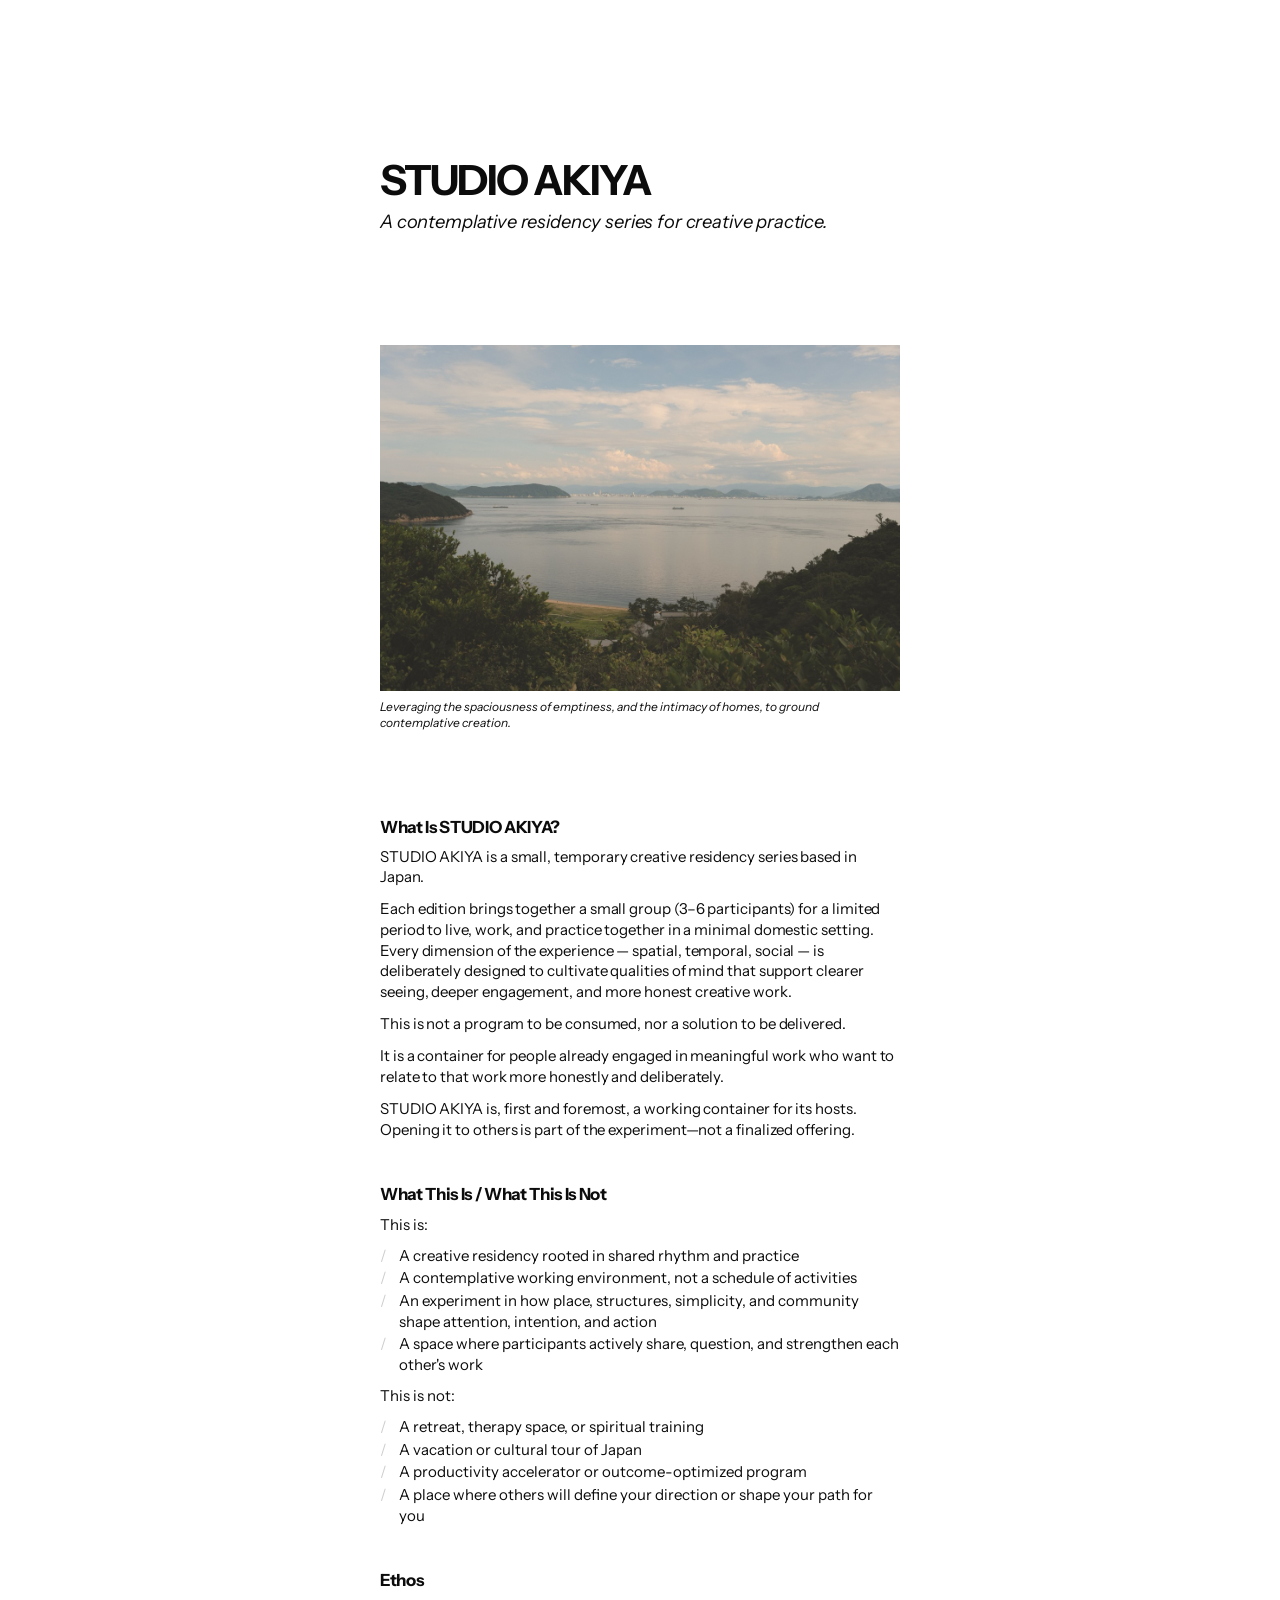
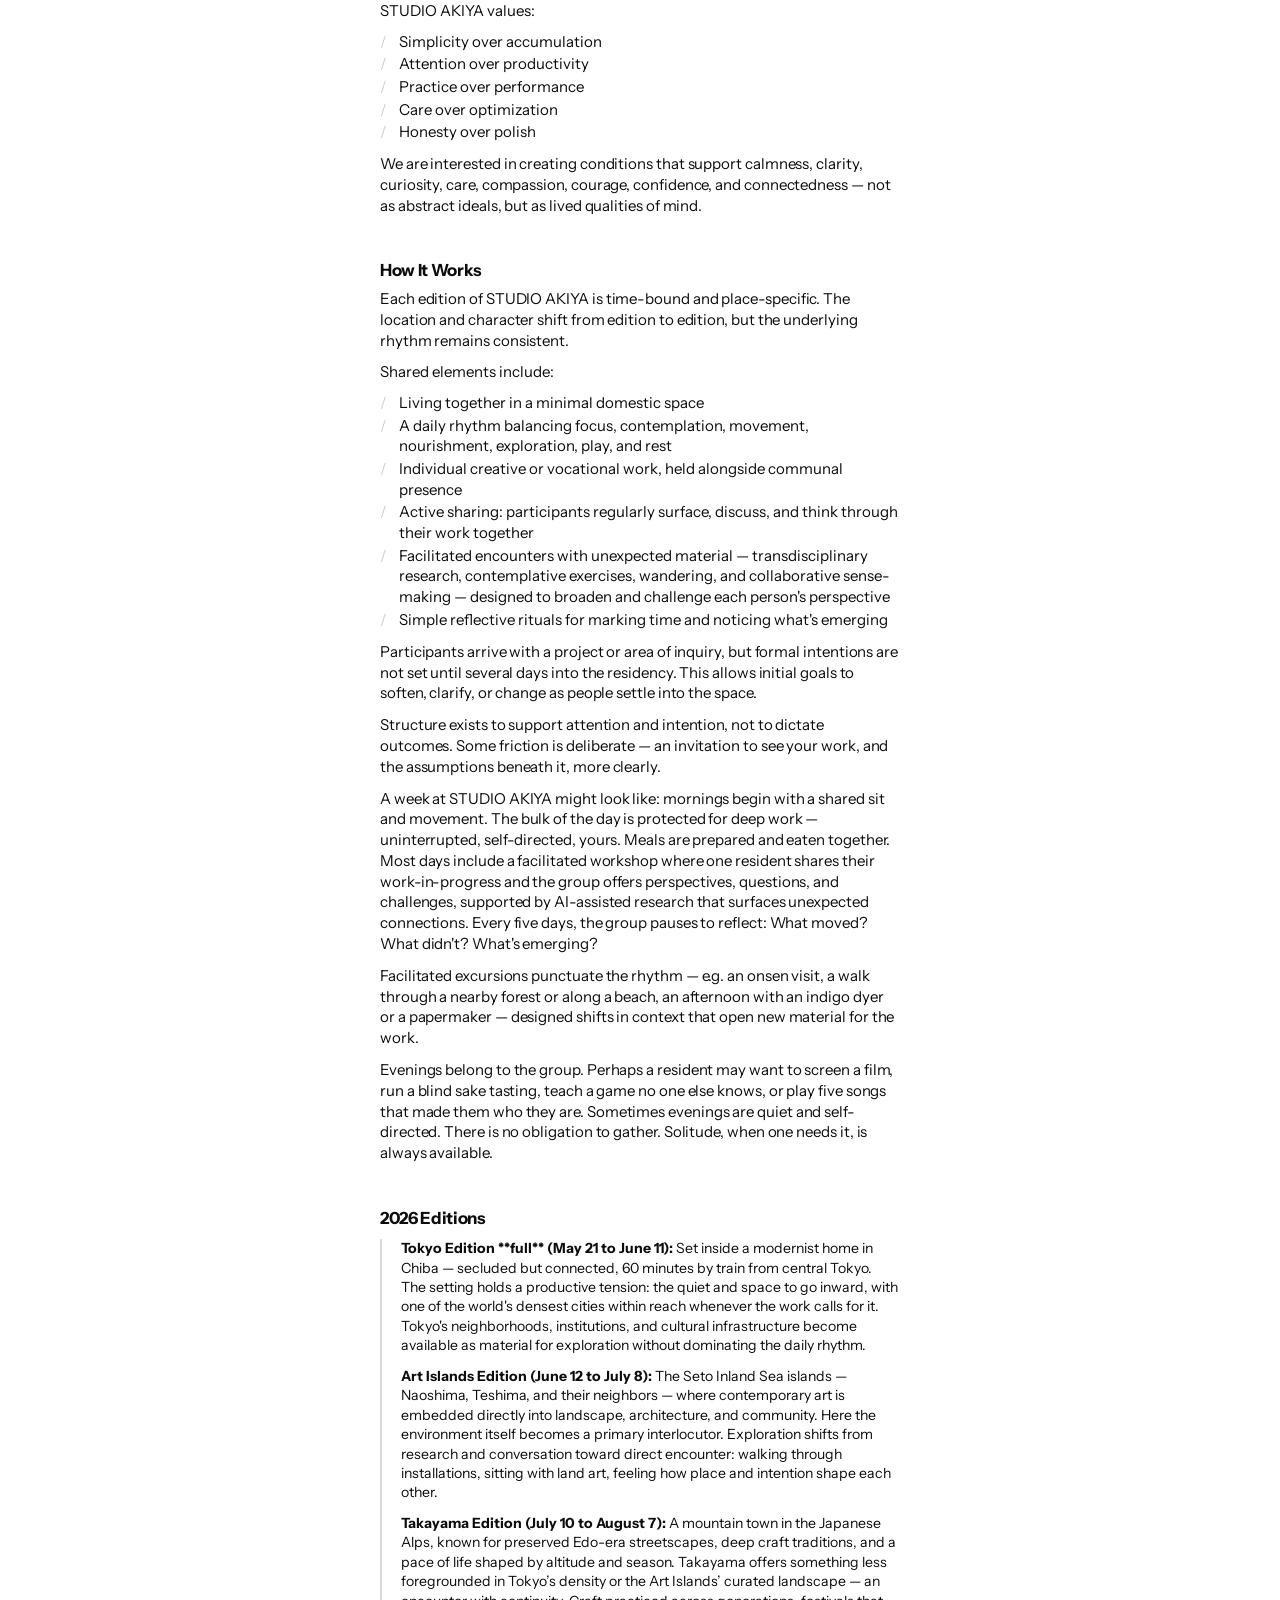
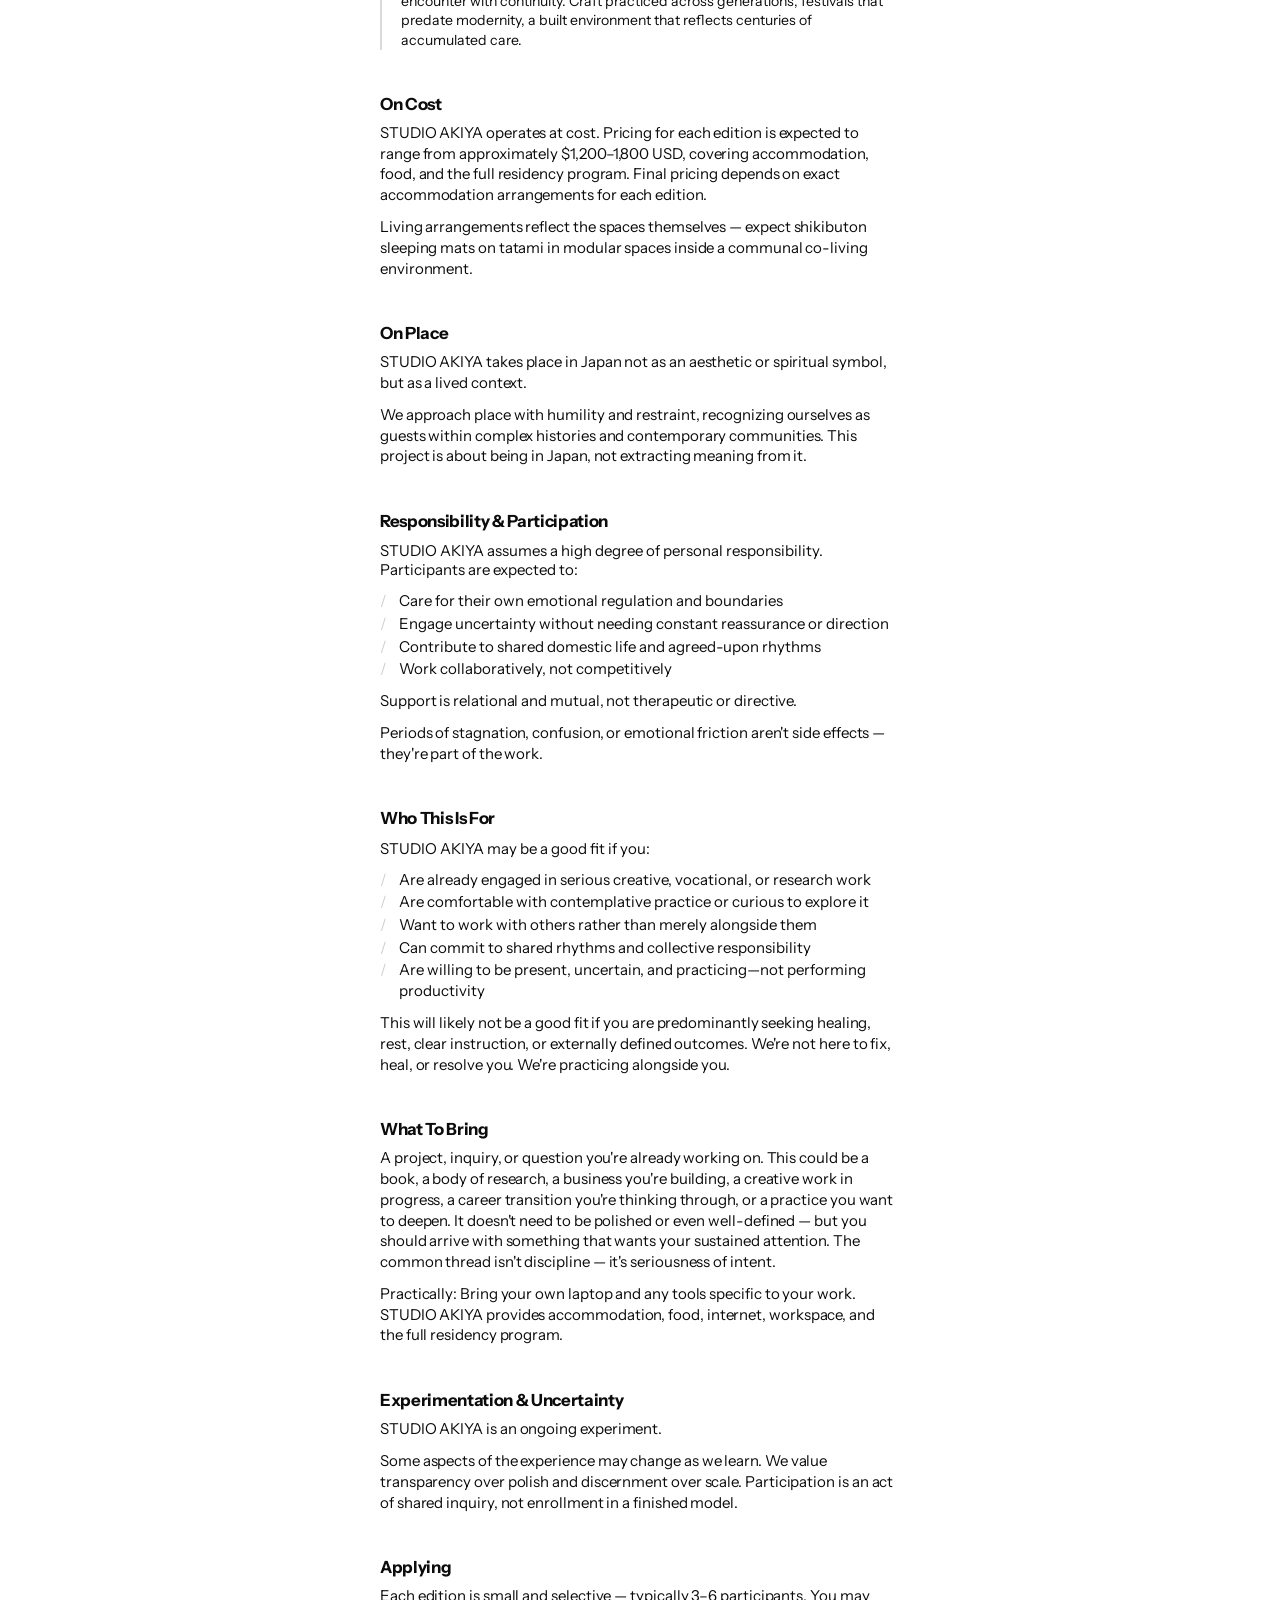
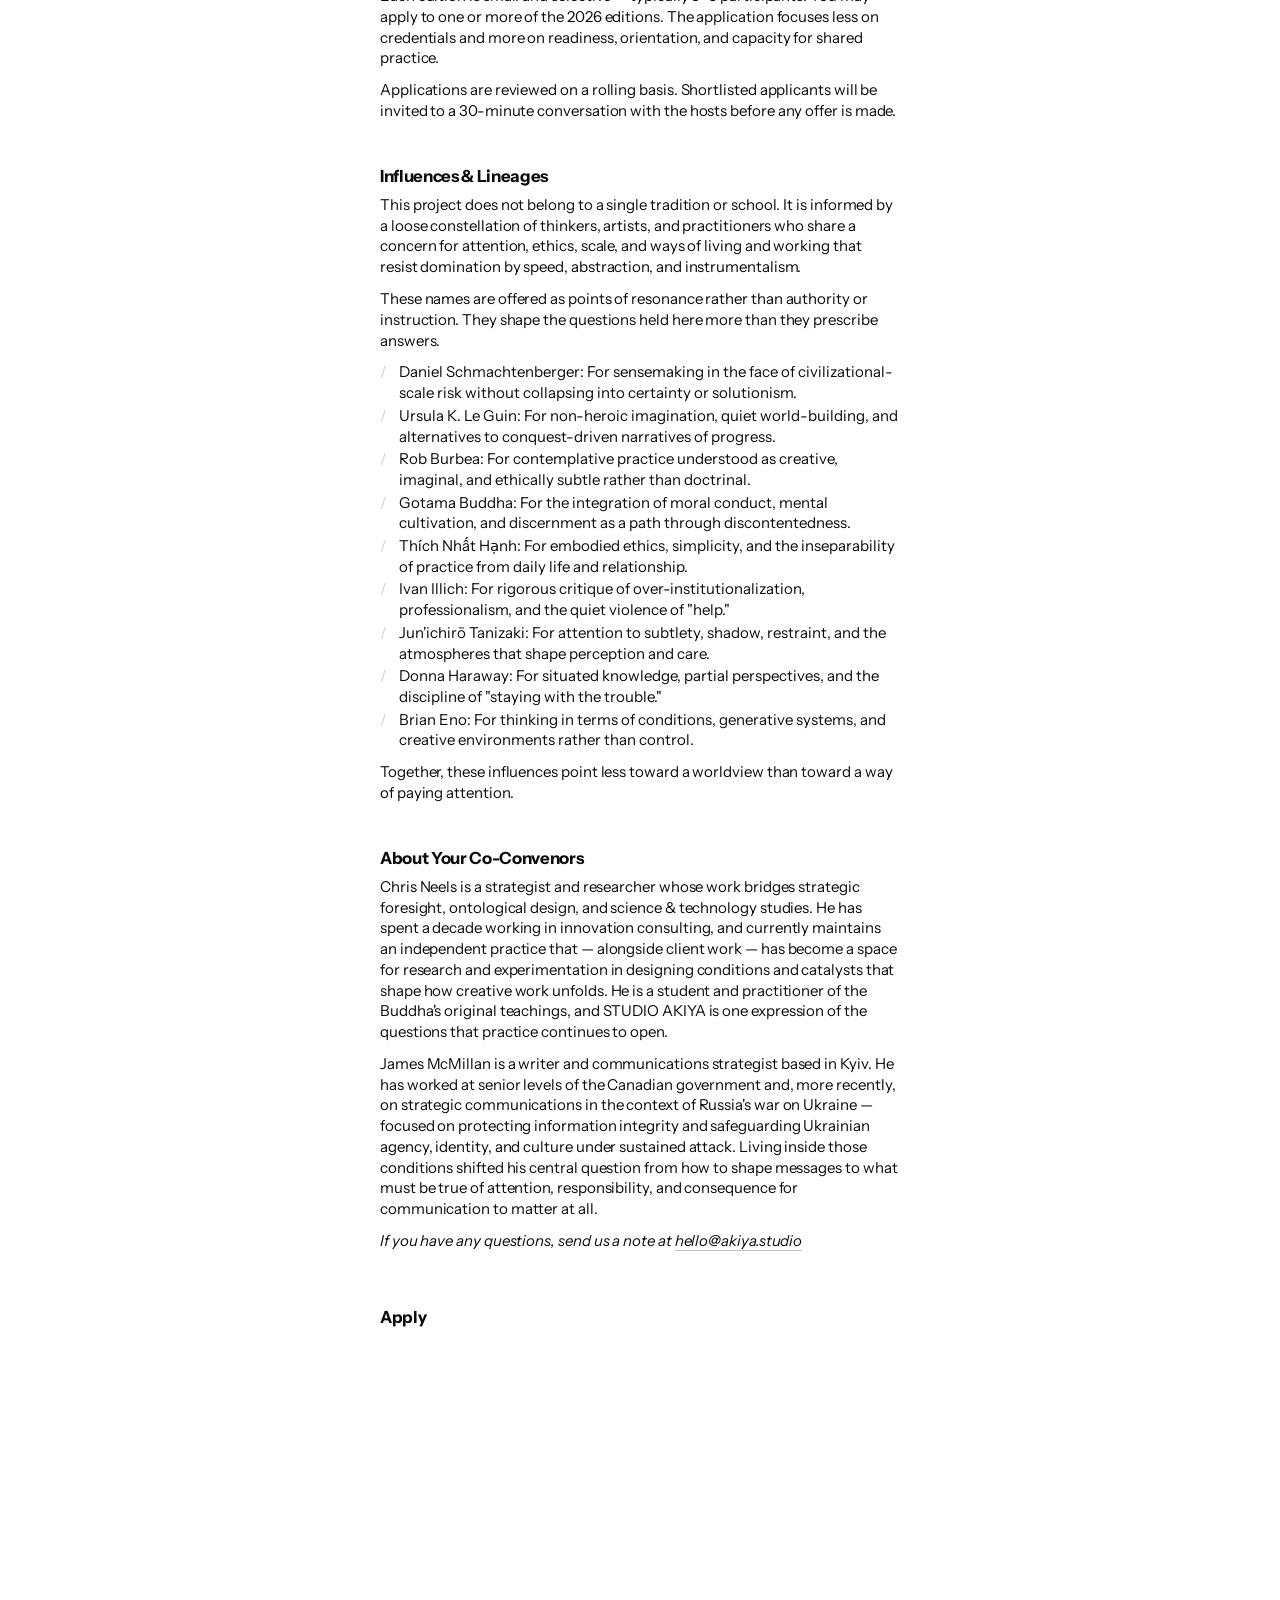
<file: index.html>
<!DOCTYPE html>
<html lang="en">
<head>
    <meta charset="UTF-8">
    <meta name="viewport" content="width=device-width, initial-scale=1.0">
    <title>STUDIO AKIYA</title>
    <meta name="description" content="A contemplative residency series for creative practice.">
    <meta property="og:title" content="STUDIO AKIYA">
    <meta property="og:description" content="A contemplative residency series for creative practice.">
    <meta property="og:type" content="website">
    <meta property="og:url" content="https://akiya.studio">
    <meta property="og:image" content="https://akiya.studio/img/naoshima.JPG">
    <meta property="og:image:width" content="1200">
    <meta property="og:image:height" content="800">
    <meta name="twitter:card" content="summary_large_image">
    <meta name="twitter:title" content="STUDIO AKIYA">
    <meta name="twitter:description" content="A contemplative residency series for creative practice.">
    <meta name="twitter:image" content="https://akiya.studio/img/naoshima.JPG">
    <link rel="icon" type="image/png" href="/favicon.png">
    <link rel="icon" type="image/svg+xml" href="/favicon.svg">
    <link rel="apple-touch-icon" href="/apple-touch-icon.png">
    <style>
        @import url('https://fonts.googleapis.com/css2?family=Instrument+Sans:ital,wght@0,400;0,500;0,600;0,700;1,400;1,500;1,600;1,700&display=swap');

        * { margin: 0; padding: 0; box-sizing: border-box; }

        body {
            font-family: 'Instrument Sans', sans-serif;
            background-color: #fff;
            color: #0c0c0c;
            line-height: 1.25;
            padding: 10rem 3rem 5rem;
            -webkit-font-smoothing: antialiased;
            -moz-osx-font-smoothing: grayscale;
            display: flex;
            justify-content: center;
        }

        .container {
            max-width: 520px;
            width: 100%;
        }

        .site-title {
            font-size: 2.6rem;
            font-weight: 700;
            letter-spacing: -0.045em;
            line-height: 1.0;
            margin-bottom: 0.5rem;
        }

        .site-subtitle {
            font-size: 1.15rem;
            font-weight: 400;
            font-style: italic;
            letter-spacing: -0.008em;
            line-height: 1.25;
            margin-bottom: 0.2rem;
        }

        .hero-image {
            margin: 7rem 0 5.5rem;
        }

        .hero-image img {
            width: 100%;
            height: auto;
            display: block;
        }

        .hero-image figcaption {
            font-size: 0.75rem;
            font-weight: 400;
            font-style: italic;
            color: #0c0c0c;
            margin-top: 0.5rem;
            line-height: 1.3;
        }

        .section-heading {
            font-size: 1.05rem;
            font-weight: 700;
            letter-spacing: -0.02em;
            line-height: 1.15;
            margin-top: 2.8rem;
            margin-bottom: 0.55rem;
        }

        .body-text {
            font-size: 0.94rem;
            font-weight: 400;
            letter-spacing: -0.005em;
            line-height: 1.38;
            margin-bottom: 0.7rem;
        }

        .body-text a {
            color: #0c0c0c;
            text-decoration: none;
            border-bottom: 1px solid rgba(12,12,12,0.25);
            transition: border-color 0.2s;
        }

        .body-text a:hover {
            border-bottom-color: #0c0c0c;
        }

        .editions-block {
            border-left: 2px solid rgba(12,12,12,0.15);
            padding-left: 1.2rem;
            margin-top: 0.7rem;
            margin-bottom: 0.7rem;
        }

        .edition-title {
            font-weight: 700;
        }

        .edition-item {
            font-size: 0.88rem;
            line-height: 1.38;
            margin-bottom: 0.7rem;
        }

        .edition-item:last-child {
            margin-bottom: 0;
        }

        .influence-item {
            font-size: 0.9rem;
        }

        .list-group {
            margin-top: 0.7rem;
            margin-bottom: 0.7rem;
        }

        .list-item {
            font-size: 0.94rem;
            font-weight: 400;
            line-height: 1.38;
            margin-bottom: 0.12rem;
            padding-left: 1.2rem;
            position: relative;
        }

        .list-item:last-child {
            margin-bottom: 0;
        }

        .list-item::before {
            content: '/';
            position: absolute;
            left: 0;
            color: rgba(12,12,12,0.2);
        }

        .list-item a {
            color: #0c0c0c;
            text-decoration: none;
            border-bottom: 1px solid rgba(12,12,12,0.25);
        }

        .list-item a:hover {
            border-bottom-color: #0c0c0c;
        }

        .label-text {
            font-size: 0.94rem;
            font-weight: 400;
            margin-bottom: 0.2rem;
            margin-top: 0.7rem;
        }

        .form-section {
            margin-top: 3.5rem;
        }

        .form-section .section-heading {
            margin-top: 0;
        }

        .form-embed {
            width: 100%;
            border: none;
            margin-top: 1rem;
        }

        @media (max-width: 600px) {
            body { padding: 5rem 1.5rem 3rem; }
            .site-title { font-size: 2rem; }
            .site-subtitle { font-size: 1.02rem; }
            .hero-image { margin: 4.5rem 0 3.5rem; }
            .section-heading { font-size: 0.95rem; margin-top: 2rem; }
            .body-text, .list-item, .label-text { font-size: 0.86rem; }
            .influence-item, .edition-item { font-size: 0.82rem; }
        }
    </style>
</head>
<body>
    <div class="container" id="content"></div>

    <script>
        async function loadContent() {
            try {
                const resp = await fetch('content/site-content.json');
                const data = await resp.json();
                const container = document.getElementById('content');
                container.innerHTML = '';

                const labelPhrases = ['This is:', 'This is not:', 'STUDIO AKIYA values:', 'Shared elements include:', 'STUDIO AKIYA may be a good fit if you:',
                    'STUDIO AKIYA assumes a high degree of personal responsibility. Participants are expected to:'];
                const editionPrefixes = ['Tokyo Edition', 'Art Islands Edition', 'Takayama Edition'];
                const captionText = 'Leveraging the spaciousness of emptiness, and the intimacy of homes, to ground contemplative creation.';
                const influencesSectionName = 'Influences & Lineages';
                let imageInserted = false;
                let inInfluencesSection = false;

                for (const section of data.sections) {
                    if (section.heading === 'STUDIO AKIYA') {
                        const h1 = document.createElement('div');
                        h1.className = 'site-title';
                        h1.textContent = section.heading;
                        container.appendChild(h1);
                        for (const item of section.content) {
                            if (item.text === captionText) continue;
                            const p = document.createElement('p');
                            p.className = 'site-subtitle';
                            p.textContent = item.text;
                            container.appendChild(p);
                        }
                        continue;
                    }

                    if (!imageInserted && section.heading === 'What Is STUDIO AKIYA?') {
                        const figure = document.createElement('figure');
                        figure.className = 'hero-image';
                        const img = document.createElement('img');
                        img.src = 'img/naoshima.JPG';
                        img.alt = 'View across the Seto Inland Sea from Naoshima';
                        figure.appendChild(img);
                        const caption = document.createElement('figcaption');
                        caption.textContent = captionText;
                        figure.appendChild(caption);
                        container.appendChild(figure);
                        imageInserted = true;
                    }

                    inInfluencesSection = (section.heading === influencesSectionName);

                    const heading = document.createElement('h2');
                    heading.className = 'section-heading';
                    heading.textContent = section.heading;
                    container.appendChild(heading);

                    let i = 0;
                    const items = section.content;
                    let editionsBlock = null;
                    while (i < items.length) {
                        const item = items[i];
                        if (item.type === 'list_item') {
                            editionsBlock = null;
                            const group = document.createElement('div');
                            group.className = 'list-group';
                            while (i < items.length && items[i].type === 'list_item') {
                                const el = document.createElement('div');
                                el.className = 'list-item' + (inInfluencesSection ? ' influence-item' : '');
                                let text = items[i].text;
                                // Replace em dash with colon in influences
                                if (inInfluencesSection) { text = text.replace(' — ', ': '); }
                                if (items[i].links && items[i].links.length > 0) {
                                    for (const link of items[i].links) { text = text.replace(link.text, `<a href="${link.url}">${link.text}</a>`); }
                                    el.innerHTML = text;
                                } else { el.textContent = text; }
                                group.appendChild(el);
                                i++;
                            }
                            container.appendChild(group);
                        } else {
                            const isLabel = labelPhrases.includes(item.text);
                            let text = item.text;
                            // Fix stray spaces before punctuation
                            text = text.replace(/\s+([.,!?])/g, '$1');
                            const isEdition = editionPrefixes.some(prefix => text.startsWith(prefix));
                            if (isEdition) {
                                if (!editionsBlock) {
                                    editionsBlock = document.createElement('div');
                                    editionsBlock.className = 'editions-block';
                                    container.appendChild(editionsBlock);
                                }
                                const p = document.createElement('div');
                                p.className = 'edition-item';
                                const colonIdx = text.indexOf(':');
                                if (colonIdx > -1) { text = `<span class="edition-title">${text.substring(0, colonIdx + 1)}</span>${text.substring(colonIdx + 1)}`; }
                                if (item.links && item.links.length > 0) {
                                    for (const link of item.links) { text = text.replace(link.text, `<a href="${link.url}">${link.text}</a>`); }
                                }
                                p.innerHTML = text;
                                editionsBlock.appendChild(p);
                            } else {
                                editionsBlock = null;
                                const p = document.createElement('p');
                                p.className = isLabel ? 'label-text' : 'body-text';
                                if (item.links && item.links.length > 0) {
                                    for (const link of item.links) { text = text.replace(link.text, `<a href="${link.url}">${link.text}</a>`); }
                                }
                                p.innerHTML = text;
                                container.appendChild(p);
                            }
                            i++;
                        }
                    }
                }

                const formSection = document.createElement('div');
                formSection.className = 'form-section';
                const formHeading = document.createElement('h2');
                formHeading.className = 'section-heading';
                formHeading.textContent = 'Apply';
                formSection.appendChild(formHeading);
                const iframe = document.createElement('iframe');
                iframe.className = 'form-embed';
                iframe.src = 'https://docs.google.com/forms/d/e/1FAIpQLSfd5XXzPPzBHgN67YLsdHvm8ahVVpZHuGer0NG5a1_JhO8F-w/viewform?embedded=true';
                iframe.height = '2800';
                iframe.setAttribute('frameborder', '0');
                iframe.setAttribute('marginheight', '0');
                iframe.setAttribute('marginwidth', '0');
                iframe.setAttribute('loading', 'lazy');
                formSection.appendChild(iframe);
                container.appendChild(formSection);
            } catch (e) { console.error('Failed to load content:', e); }
        }
        loadContent();
    </script>
</body>
</html>
</file>
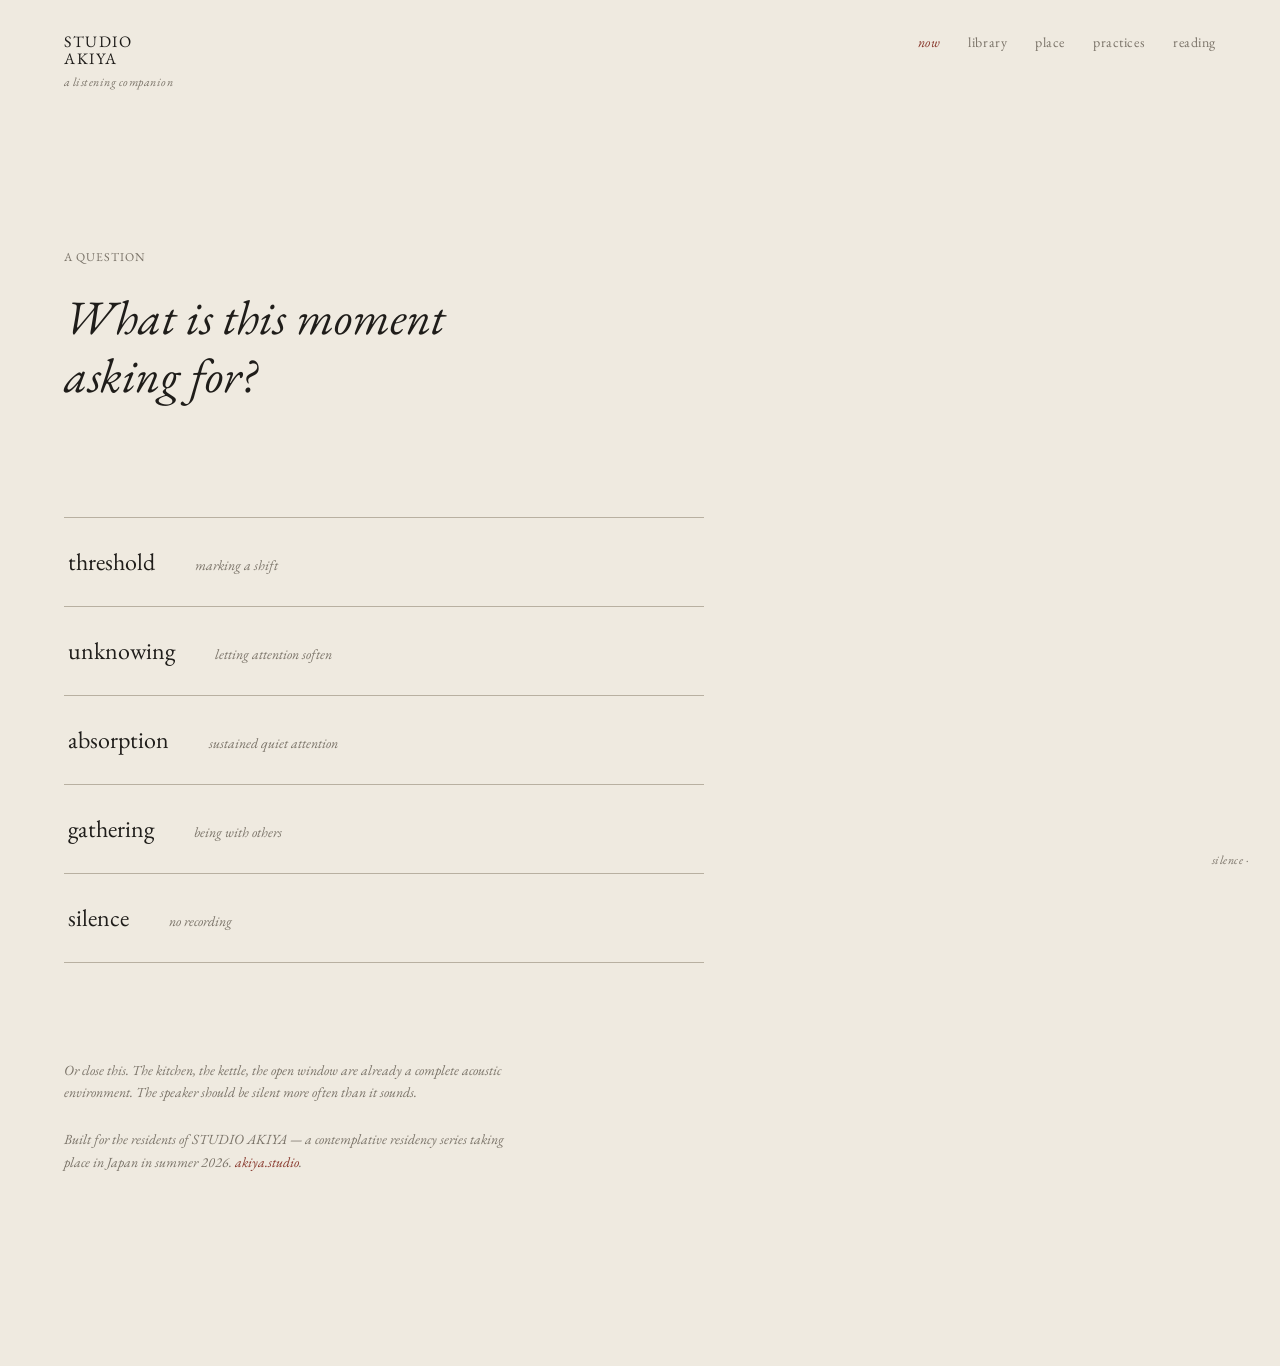
<file: listen/index.html>
<!DOCTYPE html>
<html lang="en">
  <head>
    <meta charset="UTF-8" />
    <meta name="viewport" content="width=device-width, initial-scale=1.0" />
    <title>Listening Companion · Studio Akiya</title>
    <meta name="description" content="A listening companion for contemplative attention — recordings, places, practices, and silence for STUDIO AKIYA residents." />
    <meta property="og:title" content="Listening Companion · Studio Akiya" />
    <meta property="og:description" content="A listening companion for contemplative attention — recordings, places, practices, and silence." />
    <meta property="og:type" content="website" />
    <meta property="og:url" content="https://akiya.studio/listen/" />
    <meta property="og:image" content="https://akiya.studio/listen/og.jpg" />
    <meta property="og:image:width" content="1200" />
    <meta property="og:image:height" content="630" />
    <meta name="twitter:card" content="summary_large_image" />
    <meta name="twitter:title" content="Listening Companion · Studio Akiya" />
    <meta name="twitter:description" content="A listening companion for contemplative attention — recordings, places, practices, and silence." />
    <meta name="twitter:image" content="https://akiya.studio/listen/og.jpg" />
    <link rel="preconnect" href="https://fonts.googleapis.com" />
    <link rel="preconnect" href="https://fonts.gstatic.com" crossorigin />
    <link href="https://fonts.googleapis.com/css2?family=EB+Garamond:ital,wght@0,400;0,500;1,400;1,500&display=swap" rel="stylesheet" />
    <script type="module" crossorigin src="/listen/assets/index-sYqeCw4h.js"></script>
    <link rel="stylesheet" crossorigin href="/listen/assets/index-CroTRNxK.css">
  </head>
  <body>
    <div id="root"></div>
  </body>
</html>
</file>
<file: listen/assets/index-CroTRNxK.css>
/*! tailwindcss v4.2.4 | MIT License | https://tailwindcss.com */@layer properties{@supports (((-webkit-hyphens:none)) and (not (margin-trim:inline))) or ((-moz-orient:inline) and (not (color:rgb(from red r g b)))){*,:before,:after,::backdrop{--tw-border-style:solid;--tw-leading:initial;--tw-ordinal:initial;--tw-slashed-zero:initial;--tw-numeric-figure:initial;--tw-numeric-spacing:initial;--tw-numeric-fraction:initial;--tw-shadow:0 0 #0000;--tw-shadow-color:initial;--tw-shadow-alpha:100%;--tw-inset-shadow:0 0 #0000;--tw-inset-shadow-color:initial;--tw-inset-shadow-alpha:100%;--tw-ring-color:initial;--tw-ring-shadow:0 0 #0000;--tw-inset-ring-color:initial;--tw-inset-ring-shadow:0 0 #0000;--tw-ring-inset:initial;--tw-ring-offset-width:0px;--tw-ring-offset-color:#fff;--tw-ring-offset-shadow:0 0 #0000;--tw-outline-style:solid;--tw-blur:initial;--tw-brightness:initial;--tw-contrast:initial;--tw-grayscale:initial;--tw-hue-rotate:initial;--tw-invert:initial;--tw-opacity:initial;--tw-saturate:initial;--tw-sepia:initial;--tw-drop-shadow:initial;--tw-drop-shadow-color:initial;--tw-drop-shadow-alpha:100%;--tw-drop-shadow-size:initial}}}@layer theme{:root,:host{--font-sans:ui-sans-serif, system-ui, sans-serif, "Apple Color Emoji", "Segoe UI Emoji", "Segoe UI Symbol", "Noto Color Emoji";--font-serif:ui-serif, Georgia, Cambria, "Times New Roman", Times, serif;--font-mono:ui-monospace, SFMono-Regular, Menlo, Monaco, Consolas, "Liberation Mono", "Courier New", monospace;--spacing:.25rem;--container-md:28rem;--container-3xl:48rem;--text-xs:.75rem;--text-xs--line-height:calc(1 / .75);--text-sm:.875rem;--text-sm--line-height:calc(1.25 / .875);--text-base:1rem;--text-base--line-height: 1.5 ;--text-lg:1.125rem;--text-lg--line-height:calc(1.75 / 1.125);--text-xl:1.25rem;--text-xl--line-height:calc(1.75 / 1.25);--text-2xl:1.5rem;--text-2xl--line-height:calc(2 / 1.5);--text-3xl:1.875rem;--text-3xl--line-height: 1.2 ;--text-4xl:2.25rem;--text-4xl--line-height:calc(2.5 / 2.25);--text-5xl:3rem;--text-5xl--line-height:1;--text-6xl:3.75rem;--text-6xl--line-height:1;--leading-snug:1.375;--leading-relaxed:1.625;--default-transition-duration:.15s;--default-transition-timing-function:cubic-bezier(.4, 0, .2, 1);--default-font-family:var(--font-sans);--default-mono-font-family:var(--font-mono)}}@layer base{*,:after,:before,::backdrop{box-sizing:border-box;border:0 solid;margin:0;padding:0}::file-selector-button{box-sizing:border-box;border:0 solid;margin:0;padding:0}html,:host{-webkit-text-size-adjust:100%;-moz-tab-size:4;tab-size:4;line-height:1.5;font-family:var(--default-font-family,ui-sans-serif, system-ui, sans-serif, "Apple Color Emoji", "Segoe UI Emoji", "Segoe UI Symbol", "Noto Color Emoji");font-feature-settings:var(--default-font-feature-settings,normal);font-variation-settings:var(--default-font-variation-settings,normal);-webkit-tap-highlight-color:transparent}hr{height:0;color:inherit;border-top-width:1px}abbr:where([title]){-webkit-text-decoration:underline dotted;text-decoration:underline dotted}h1,h2,h3,h4,h5,h6{font-size:inherit;font-weight:inherit}a{color:inherit;-webkit-text-decoration:inherit;text-decoration:inherit}b,strong{font-weight:bolder}code,kbd,samp,pre{font-family:var(--default-mono-font-family,ui-monospace, SFMono-Regular, Menlo, Monaco, Consolas, "Liberation Mono", "Courier New", monospace);font-feature-settings:var(--default-mono-font-feature-settings,normal);font-variation-settings:var(--default-mono-font-variation-settings,normal);font-size:1em}small{font-size:80%}sub,sup{vertical-align:baseline;font-size:75%;line-height:0;position:relative}sub{bottom:-.25em}sup{top:-.5em}table{text-indent:0;border-color:inherit;border-collapse:collapse}:-moz-focusring{outline:auto}progress{vertical-align:baseline}summary{display:list-item}ol,ul,menu{list-style:none}img,svg,video,canvas,audio,iframe,embed,object{vertical-align:middle;display:block}img,video{max-width:100%;height:auto}button,input,select,optgroup,textarea{font:inherit;font-feature-settings:inherit;font-variation-settings:inherit;letter-spacing:inherit;color:inherit;opacity:1;background-color:#0000;border-radius:0}::file-selector-button{font:inherit;font-feature-settings:inherit;font-variation-settings:inherit;letter-spacing:inherit;color:inherit;opacity:1;background-color:#0000;border-radius:0}:where(select:is([multiple],[size])) optgroup{font-weight:bolder}:where(select:is([multiple],[size])) optgroup option{padding-inline-start:20px}::file-selector-button{margin-inline-end:4px}::placeholder{opacity:1}@supports (not ((-webkit-appearance:-apple-pay-button))) or (contain-intrinsic-size:1px){::placeholder{color:currentColor}@supports (color:color-mix(in lab,red,red)){::placeholder{color:color-mix(in oklab,currentcolor 50%,transparent)}}}textarea{resize:vertical}::-webkit-search-decoration{-webkit-appearance:none}::-webkit-date-and-time-value{min-height:1lh;text-align:inherit}::-webkit-datetime-edit{display:inline-flex}::-webkit-datetime-edit-fields-wrapper{padding:0}::-webkit-datetime-edit{padding-block:0}::-webkit-datetime-edit-year-field{padding-block:0}::-webkit-datetime-edit-month-field{padding-block:0}::-webkit-datetime-edit-day-field{padding-block:0}::-webkit-datetime-edit-hour-field{padding-block:0}::-webkit-datetime-edit-minute-field{padding-block:0}::-webkit-datetime-edit-second-field{padding-block:0}::-webkit-datetime-edit-millisecond-field{padding-block:0}::-webkit-datetime-edit-meridiem-field{padding-block:0}::-webkit-calendar-picker-indicator{line-height:1}:-moz-ui-invalid{box-shadow:none}button,input:where([type=button],[type=reset],[type=submit]){-webkit-appearance:button;-moz-appearance:button;appearance:button}::file-selector-button{-webkit-appearance:button;-moz-appearance:button;appearance:button}::-webkit-inner-spin-button{height:auto}::-webkit-outer-spin-button{height:auto}[hidden]:where(:not([hidden=until-found])){display:none!important}}@layer components;@layer utilities{.absolute{position:absolute}.fixed{position:fixed}.inset-0{inset:calc(var(--spacing) * 0)}.start{inset-inline-start:var(--spacing)}.end{inset-inline-end:var(--spacing)}.right-6{right:calc(var(--spacing) * 6)}.bottom-6{bottom:calc(var(--spacing) * 6)}.z-40{z-index:40}.z-50{z-index:50}.container{width:100%}@media(min-width:40rem){.container{max-width:40rem}}@media(min-width:48rem){.container{max-width:48rem}}@media(min-width:64rem){.container{max-width:64rem}}@media(min-width:80rem){.container{max-width:80rem}}@media(min-width:96rem){.container{max-width:96rem}}.mt-1{margin-top:calc(var(--spacing) * 1)}.mt-2{margin-top:calc(var(--spacing) * 2)}.mt-3{margin-top:calc(var(--spacing) * 3)}.mt-4{margin-top:calc(var(--spacing) * 4)}.mt-5{margin-top:calc(var(--spacing) * 5)}.mt-6{margin-top:calc(var(--spacing) * 6)}.mt-12{margin-top:calc(var(--spacing) * 12)}.mr-2{margin-right:calc(var(--spacing) * 2)}.mb-1{margin-bottom:calc(var(--spacing) * 1)}.mb-2{margin-bottom:calc(var(--spacing) * 2)}.mb-3{margin-bottom:calc(var(--spacing) * 3)}.mb-4{margin-bottom:calc(var(--spacing) * 4)}.mb-5{margin-bottom:calc(var(--spacing) * 5)}.mb-6{margin-bottom:calc(var(--spacing) * 6)}.mb-8{margin-bottom:calc(var(--spacing) * 8)}.mb-10{margin-bottom:calc(var(--spacing) * 10)}.mb-12{margin-bottom:calc(var(--spacing) * 12)}.mb-20{margin-bottom:calc(var(--spacing) * 20)}.ml-auto{margin-left:auto}.block{display:block}.flex{display:flex}.hidden{display:none}.w-full{width:100%}.max-w-3xl{max-width:var(--container-3xl)}.max-w-md{max-width:var(--container-md)}.basis-full{flex-basis:100%}.cursor-pointer{cursor:pointer}.resize-none{resize:none}.flex-col{flex-direction:column}.flex-wrap{flex-wrap:wrap}.items-baseline{align-items:baseline}.items-center{align-items:center}.justify-between{justify-content:space-between}.justify-center{justify-content:center}.justify-end{justify-content:flex-end}.gap-4{gap:calc(var(--spacing) * 4)}.gap-5{gap:calc(var(--spacing) * 5)}.gap-6{gap:calc(var(--spacing) * 6)}.gap-x-5{column-gap:calc(var(--spacing) * 5)}.gap-y-2{row-gap:calc(var(--spacing) * 2)}.border{border-style:var(--tw-border-style);border-width:1px}.border-0{border-style:var(--tw-border-style);border-width:0}.bg-transparent{background-color:#0000}.p-0{padding:calc(var(--spacing) * 0)}.p-3{padding:calc(var(--spacing) * 3)}.px-1{padding-inline:calc(var(--spacing) * 1)}.px-8{padding-inline:calc(var(--spacing) * 8)}.py-6{padding-block:calc(var(--spacing) * 6)}.py-7{padding-block:calc(var(--spacing) * 7)}.pt-8{padding-top:calc(var(--spacing) * 8)}.pt-12{padding-top:calc(var(--spacing) * 12)}.pt-24{padding-top:calc(var(--spacing) * 24)}.pb-8{padding-bottom:calc(var(--spacing) * 8)}.pb-16{padding-bottom:calc(var(--spacing) * 16)}.pb-20{padding-bottom:calc(var(--spacing) * 20)}.pb-32{padding-bottom:calc(var(--spacing) * 32)}.pl-4{padding-left:calc(var(--spacing) * 4)}.text-center{text-align:center}.text-left{text-align:left}.font-serif{font-family:var(--font-serif)}.text-2xl{font-size:var(--text-2xl);line-height:var(--tw-leading,var(--text-2xl--line-height))}.text-3xl{font-size:var(--text-3xl);line-height:var(--tw-leading,var(--text-3xl--line-height))}.text-5xl{font-size:var(--text-5xl);line-height:var(--tw-leading,var(--text-5xl--line-height))}.text-base{font-size:var(--text-base);line-height:var(--tw-leading,var(--text-base--line-height))}.text-lg{font-size:var(--text-lg);line-height:var(--tw-leading,var(--text-lg--line-height))}.text-sm{font-size:var(--text-sm);line-height:var(--tw-leading,var(--text-sm--line-height))}.text-xl{font-size:var(--text-xl);line-height:var(--tw-leading,var(--text-xl--line-height))}.text-xs{font-size:var(--text-xs);line-height:var(--tw-leading,var(--text-xs--line-height))}.leading-relaxed{--tw-leading:var(--leading-relaxed);line-height:var(--leading-relaxed)}.leading-snug{--tw-leading:var(--leading-snug);line-height:var(--leading-snug)}.whitespace-nowrap{white-space:nowrap}.whitespace-pre-wrap{white-space:pre-wrap}.uppercase{text-transform:uppercase}.italic{font-style:italic}.not-italic{font-style:normal}.tabular-nums{--tw-numeric-spacing:tabular-nums;font-variant-numeric:var(--tw-ordinal,) var(--tw-slashed-zero,) var(--tw-numeric-figure,) var(--tw-numeric-spacing,) var(--tw-numeric-fraction,)}.shadow{--tw-shadow:0 1px 3px 0 var(--tw-shadow-color,#0000001a), 0 1px 2px -1px var(--tw-shadow-color,#0000001a);box-shadow:var(--tw-inset-shadow),var(--tw-inset-ring-shadow),var(--tw-ring-offset-shadow),var(--tw-ring-shadow),var(--tw-shadow)}.outline{outline-style:var(--tw-outline-style);outline-width:1px}.filter{filter:var(--tw-blur,) var(--tw-brightness,) var(--tw-contrast,) var(--tw-grayscale,) var(--tw-hue-rotate,) var(--tw-invert,) var(--tw-saturate,) var(--tw-sepia,) var(--tw-drop-shadow,)}.transition{transition-property:color,background-color,border-color,outline-color,text-decoration-color,fill,stroke,--tw-gradient-from,--tw-gradient-via,--tw-gradient-to,opacity,box-shadow,transform,translate,scale,rotate,filter,-webkit-backdrop-filter,backdrop-filter,display,content-visibility,overlay,pointer-events;transition-timing-function:var(--tw-ease,var(--default-transition-timing-function));transition-duration:var(--tw-duration,var(--default-transition-duration))}.transition-colors{transition-property:color,background-color,border-color,outline-color,text-decoration-color,fill,stroke,--tw-gradient-from,--tw-gradient-via,--tw-gradient-to;transition-timing-function:var(--tw-ease,var(--default-transition-timing-function));transition-duration:var(--tw-duration,var(--default-transition-duration))}.transition-opacity{transition-property:opacity;transition-timing-function:var(--tw-ease,var(--default-transition-timing-function));transition-duration:var(--tw-duration,var(--default-transition-duration))}@media(hover:hover){.hover\:bg-\[rgba\(135\,54\,42\,0\.04\)\]:hover{background-color:#87362a0a}.hover\:opacity-70:hover{opacity:.7}}.focus\:outline-none:focus{--tw-outline-style:none;outline-style:none}@media(min-width:40rem){.sm\:right-8{right:calc(var(--spacing) * 8)}.sm\:bottom-8{bottom:calc(var(--spacing) * 8)}.sm\:mt-20{margin-top:calc(var(--spacing) * 20)}.sm\:hidden{display:none}.sm\:inline{display:inline}.sm\:gap-10{gap:calc(var(--spacing) * 10)}.sm\:gap-x-7{column-gap:calc(var(--spacing) * 7)}.sm\:gap-y-0{row-gap:calc(var(--spacing) * 0)}.sm\:px-16{padding-inline:calc(var(--spacing) * 16)}.sm\:py-7{padding-block:calc(var(--spacing) * 7)}.sm\:py-9{padding-block:calc(var(--spacing) * 9)}.sm\:pt-24{padding-top:calc(var(--spacing) * 24)}.sm\:text-2xl{font-size:var(--text-2xl);line-height:var(--tw-leading,var(--text-2xl--line-height))}.sm\:text-4xl{font-size:var(--text-4xl);line-height:var(--tw-leading,var(--text-4xl--line-height))}.sm\:text-5xl{font-size:var(--text-5xl);line-height:var(--tw-leading,var(--text-5xl--line-height))}.sm\:text-6xl{font-size:var(--text-6xl);line-height:var(--tw-leading,var(--text-6xl--line-height))}.sm\:text-xl{font-size:var(--text-xl);line-height:var(--tw-leading,var(--text-xl--line-height))}}}@property --tw-border-style{syntax:"*";inherits:false;initial-value:solid}@property --tw-leading{syntax:"*";inherits:false}@property --tw-ordinal{syntax:"*";inherits:false}@property --tw-slashed-zero{syntax:"*";inherits:false}@property --tw-numeric-figure{syntax:"*";inherits:false}@property --tw-numeric-spacing{syntax:"*";inherits:false}@property --tw-numeric-fraction{syntax:"*";inherits:false}@property --tw-shadow{syntax:"*";inherits:false;initial-value:0 0 #0000}@property --tw-shadow-color{syntax:"*";inherits:false}@property --tw-shadow-alpha{syntax:"<percentage>";inherits:false;initial-value:100%}@property --tw-inset-shadow{syntax:"*";inherits:false;initial-value:0 0 #0000}@property --tw-inset-shadow-color{syntax:"*";inherits:false}@property --tw-inset-shadow-alpha{syntax:"<percentage>";inherits:false;initial-value:100%}@property --tw-ring-color{syntax:"*";inherits:false}@property --tw-ring-shadow{syntax:"*";inherits:false;initial-value:0 0 #0000}@property --tw-inset-ring-color{syntax:"*";inherits:false}@property --tw-inset-ring-shadow{syntax:"*";inherits:false;initial-value:0 0 #0000}@property --tw-ring-inset{syntax:"*";inherits:false}@property --tw-ring-offset-width{syntax:"<length>";inherits:false;initial-value:0}@property --tw-ring-offset-color{syntax:"*";inherits:false;initial-value:#fff}@property --tw-ring-offset-shadow{syntax:"*";inherits:false;initial-value:0 0 #0000}@property --tw-outline-style{syntax:"*";inherits:false;initial-value:solid}@property --tw-blur{syntax:"*";inherits:false}@property --tw-brightness{syntax:"*";inherits:false}@property --tw-contrast{syntax:"*";inherits:false}@property --tw-grayscale{syntax:"*";inherits:false}@property --tw-hue-rotate{syntax:"*";inherits:false}@property --tw-invert{syntax:"*";inherits:false}@property --tw-opacity{syntax:"*";inherits:false}@property --tw-saturate{syntax:"*";inherits:false}@property --tw-sepia{syntax:"*";inherits:false}@property --tw-drop-shadow{syntax:"*";inherits:false}@property --tw-drop-shadow-color{syntax:"*";inherits:false}@property --tw-drop-shadow-alpha{syntax:"<percentage>";inherits:false;initial-value:100%}@property --tw-drop-shadow-size{syntax:"*";inherits:false}
</file>
